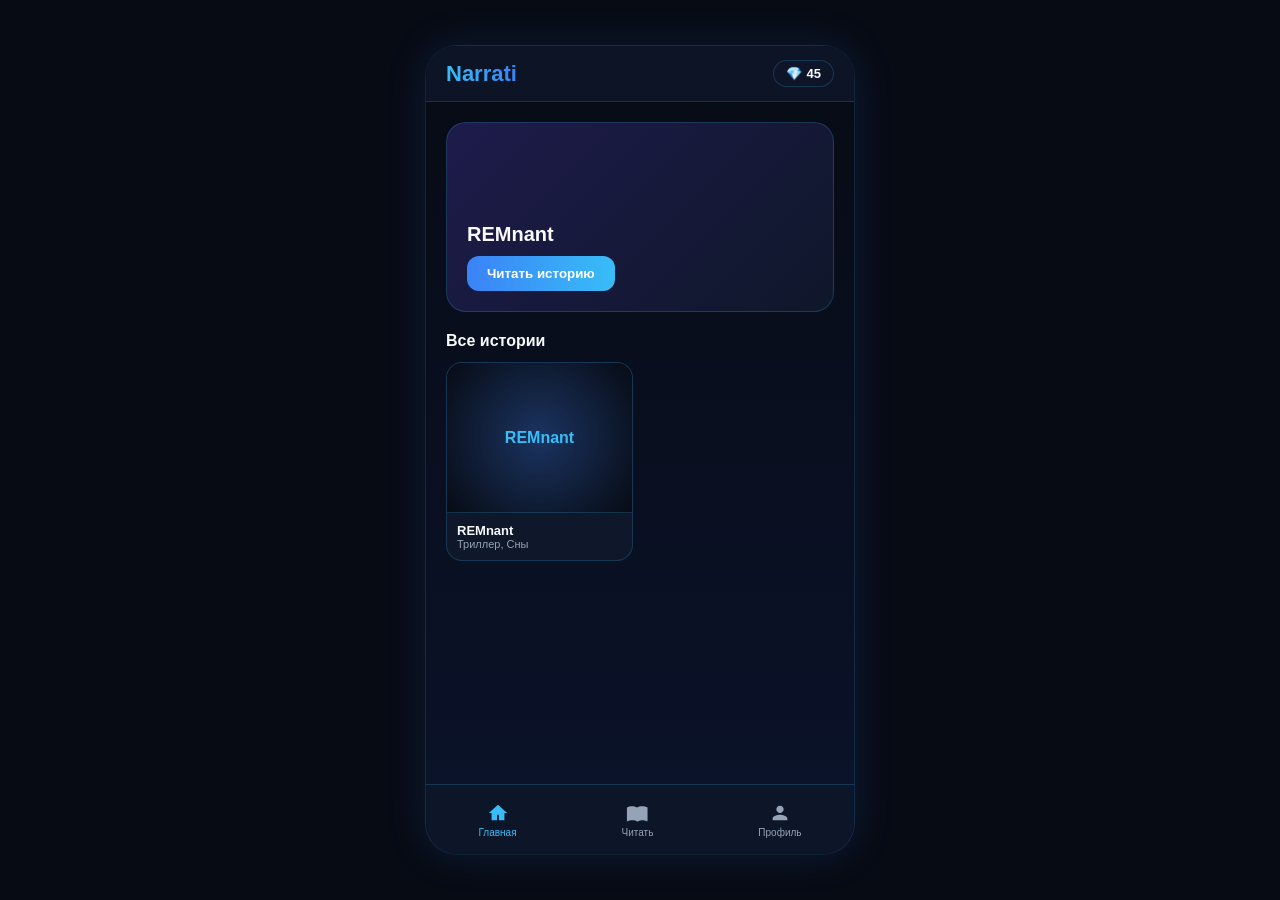
<file: index.html>
<!DOCTYPE html>
<html lang="ru">
<head>
    <meta charset="UTF-8">
    <meta name="viewport" content="width=device-width, initial-scale=1.0, maximum-scale=1.0, user-scalable=no">
    <title>Narrati — Главная</title>
    <link rel="stylesheet" href="assets/css/style.main.css">
    <link rel="stylesheet" href="assets/css/components.css">
</head>
<body>

    <div class="app-container">
        <!-- Шапка -->
        <header>
            <div class="logo" onclick="showPage('catalog')">Narrati</div>
            <div class="user-stats">
                <div class="stat-badge">
                    <span style="color: var(--diamond-color);">💎</span>
                    <span id="user-diamonds">45</span>
                </div>
            </div>
        </header>

        <!-- 1. КАТАЛОГ ИСТОРИЙ -->
        <div id="page-catalog" class="page active">
            <div class="catalog-content">
                <div class="hero-banner">
                    <div class="hero-title">REMnant</div>
                    <!-- Ведем в папку конкретной новеллы -->
                    <button class="play-btn" onclick="location.href='stories/remnant/index.html/'">Читать историю</button>
                </div>
                
                <div class="section-title">Все истории</div>
                
                <div class="stories-grid">
                    <div class="story-card" onclick="openStoryModal()">
                        <div class="story-poster">REMnant</div>
                        <div class="story-info">
                            <div class="story-name">REMnant</div>
                            <div style="font-size: 11px; color: var(--text-muted);">Триллер, Сны</div>
                        </div>
                    </div>
                </div>
            </div>
        </div>

        <!-- МОДАЛЬНОЕ ОКНО ИСТОРИИ -->
        <div class="story-modal-overlay" id="storyModal">
            <div class="story-modal-card">
                <button class="close-story-modal" onclick="closeStoryModal()">✕</button>
                <div class="modal-story-poster">REMnant</div>
                <div class="modal-story-title">REMnant</div>
                <div class="modal-story-desc">Грань между снами и реальностью начинает рушиться. Что скрывается в глубинах сознания?</div>
                <button class="modal-play-btn" onclick="location.href='stories/remnant/index.html'">Играть</button>
            </div>
        </div>

        <!-- 3. ПРОФИЛЬ -->
        <div id="page-profile" class="page">
            <div class="catalog-content">
                <div style="background: var(--bg-card); border: 1px solid var(--border-color); border-radius: 20px; padding: 20px; text-align: center;">
                    <div style="font-size: 18px; font-weight: 700; margin-bottom: 8px;" id="profile-name">Гость Narrati</div>
                    <div style="font-size: 12px; color: var(--text-muted); margin-bottom: 15px;" id="profile-status">Авторизуйтесь через Telegram</div>
                    <div id="tg-widget-wrap">
                        <script async src="https://telegram.org/js/telegram-widget.js?22" 
                                data-telegram-login="narrati_bot" 
                                data-size="large" 
                                data-radius="12"
                                data-onauth="onTelegramAuth(user)" 
                                data-request-access="write">
                        </script>
                    </div>
                    <button id="logout-btn" style="display:none; background: rgba(239, 68, 68, 0.2); border: 1px solid #EF4444; color: #FCA5A5; padding: 10px; border-radius: 10px; width: 100%; cursor: pointer;" onclick="logout()">Выйти</button>
                </div>
            </div>
        </div>

        <!-- Нижнее меню -->
        <nav class="bottom-nav">
            <button class="nav-item active" id="nav-catalog" onclick="showPage('catalog')">
                <svg viewBox="0 0 24 24"><path d="M12 3L2 12h3v8h6v-6h2v6h6v-8h3L12 3z"/></svg>
                <span>Главная</span>
            </button>
            <button class="nav-item" id="nav-reader" onclick="location.href='stories/remnant-1/'">
                <svg viewBox="0 0 24 24"><path d="M21 5c-1.11-.35-2.33-.5-3.5-.5-1.95 0-4.05.4-5.5 1.5-1.45-1.1-3.55-1.5-5.5-1.5S2.45 4.9 1 6v14.65c0 .25.25.5.5.5.1 0 .15-.05.25-.05C3.2 20.4 5.3 20 7 20c1.95 0 4.05.4 5.5 1.5 1.35-.85 3.8-1.5 5.5-1.5 1.65 0 3.35.3 4.75 1.05.1.05.15.05.25.05.25 0 .5-.25.5-.5V6c-.6-.45-1.85-.75-3-1z"/></svg>
                <span>Читать</span>
            </button>
            <button class="nav-item" id="nav-profile" onclick="showPage('profile')">
                <svg viewBox="0 0 24 24"><path d="M12 12c2.21 0 4-1.79 4-4s-1.79-4-4-4-4 1.79-4 4 1.79 4 4 4zm0 2c-2.67 0-8 1.34-8 4v2h16v-2c0-2.66-5.33-4-8-4z"/></svg>
                <span>Профиль</span>
            </button>
        </nav>
    </div>

    <script src="assets/js/main.js"></script>
</body>
</html>
</file>
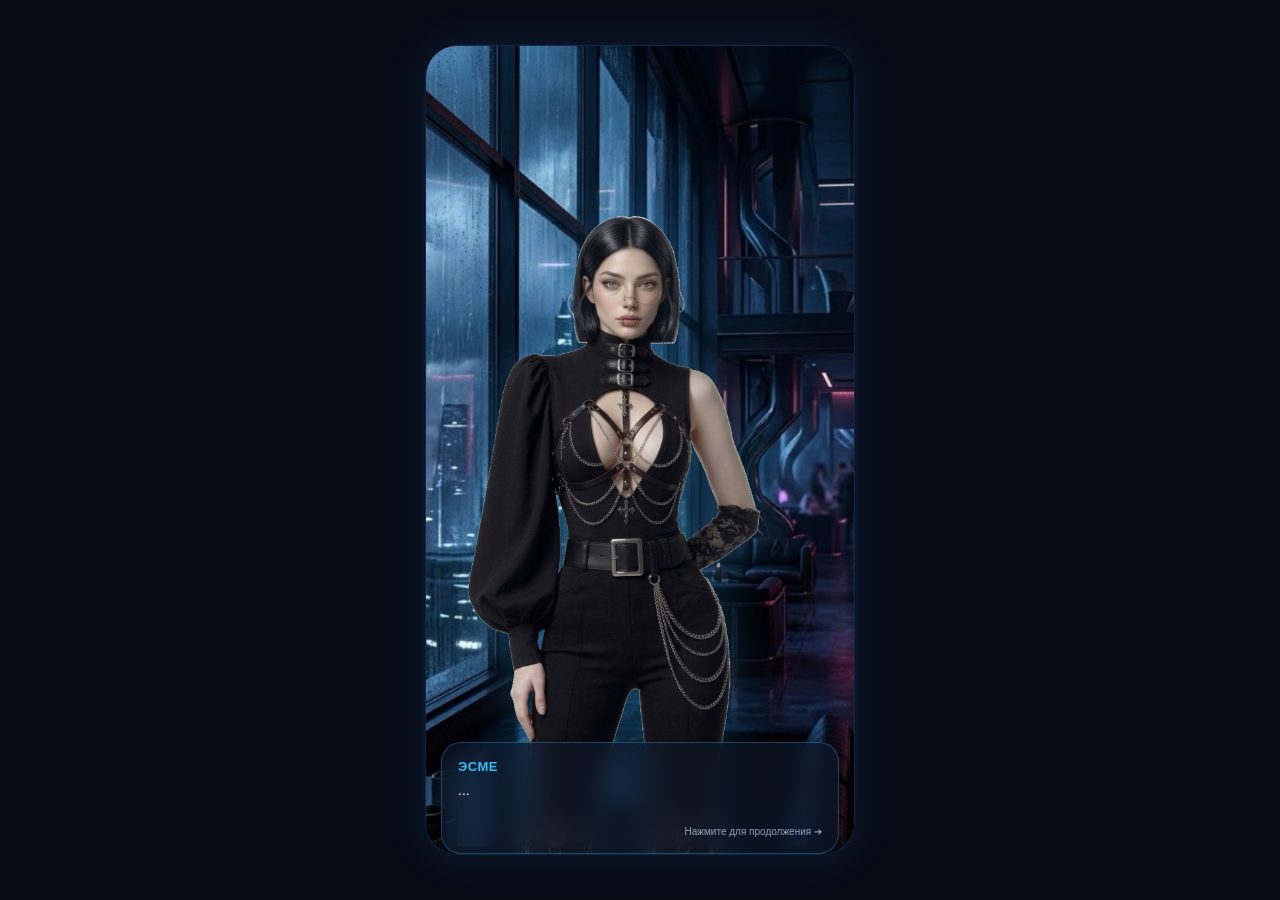
<file: stories/remnant/index.html>
<!DOCTYPE html>
<html lang="ru">
<head>
    <meta charset="UTF-8">
    <meta name="viewport" content="width=device-width, initial-scale=1.0, maximum-scale=1.0, user-scalable=no">
    <title>REMnant — Серия 1</title>
    <link rel="stylesheet" href="../../assets/css/style.main.css">
    <link rel="stylesheet" href="../../assets/css/style.story.css">
</head>
<body>

    <div class="app-container">
        <!-- Экран чтения новеллы -->
        <div id="page-reader" class="page active" style="display: flex;">
            <div class="game-scene" id="scene-click-area" onclick="nextDialogue()">
                
                <!-- ФОН (меняется динамически) -->
                <img id="game-bg" src="images/foyer.PNG" class="game-background" alt="Фон" onerror="this.style.display='none'">

                <!-- СПРАЙТ ЭСМЕ (Слева во весь экран) -->
                <img id="char-sprite" class="character-sprite" src="images/Esme_main.PNG" alt="Эсме">

                <!-- ДИАЛОГОВОЕ ОКНО -->
                <div class="dialogue-box">
                    <div class="speaker-name" id="speaker-name">Эсме</div>
                    <div class="dialogue-text" id="dialogue-text">...</div>
                    <div class="tap-hint">Нажмите для продолжения ➔</div>
                </div>
            </div>

            <!-- ОВЕРЛЕЙ ВЫБОРОВ -->
            <div class="choices-overlay" id="choices-overlay"></div>
        </div>
    </div>

    <script>
        let state = {
            diamonds: parseInt(localStorage.getItem('narrati_diamonds')) || 45,
            dialogueStep: 0
        };

        // Текст 1 серии и развилка
        const script = [
            // СЦЕНА 1
            { 
                speaker: 'Автор', 
                text: 'Тяжелый воздух закрытого клуба пахнет дорогой водкой, озоном и жженым сахаром — стандартным стабилизатором воздуха против ранних «осадков».',
                bg: 'images/foyer.PNG',
                sprite: null 
            },
            { 
                speaker: 'Автор', 
                text: 'На часах три ночи, но ночь здесь условность. В мире, где никто не спит, время измеряется дозами синтетика.',
                sprite: null 
            },
            { 
                speaker: 'Автор', 
                text: 'Эсме стоит у панорамного окна, глядя на неоновый дождь за стеклом. В отражении она видит собственные глаза — белые сосудики лопаются в уголках. 72 часа без искреннего сна. Только короткие перерывы под «Стерилином».',
                sprite: null
            },
            { speaker: 'Ленн', text: '(Шум в правом наушнике) Эсме. Прием. Ты выглядишь так, будто готова раствориться прямо на паркете.', sprite: 'images/Esme_main.PNG' },
            { speaker: 'Ленн', text: 'Документы подписаны? Корпорация не любит, когда кураторы задерживаются в таких местах.', sprite: 'images/Esme_main.PNG' },
            { speaker: 'Ленн', text: 'Это «аукционы для богатых», а не благотворительная столовая для сомнамбул.', sprite: 'images/Esme_main.PNG' },
            { speaker: 'Эсме', text: 'Я просто смотрю на город, Ленн. Знаешь, что самое страшное в мире без снов?', sprite: 'images/Esme_main.PNG' },
            { speaker: 'Ленн', text: 'То, что люди разучились видеть сны сами?', sprite: 'images/Esme_main.PNG' },
            { speaker: 'Эсме', text: 'Нет. То, что улицы стали слишком громкими. Тишина умерла вместе с последней естественной фазой REM.', sprite: 'images/Esme_main.PNG' },
            { speaker: 'Эсме', text: 'Даже когда люди молчат, их головы звенят от усталости.', sprite: 'images/Esme_main.PNG' },
            { speaker: 'Ленн', text: 'Брось философию. Менеджер зала уже косится на твой бейдж SomnaCorp. Иди в главный зал.', sprite: 'images/Esme_main.PNG' },
            { speaker: 'Ленн', text: 'Торги начинаются через пять минут. Лот тяжелый — чей-то корпоративный кошмар класса «Бетта». Не забудь калибровать сканер.', sprite: 'images/Esme_main.PNG' },
            { speaker: 'Автор', text: 'Эсме вздыхает, потирая переносицу. Пальцы лежат на панели управления в кармане пальто.\n[ Порог бодрствования: 45% ]', sprite: 'images/Esme_main.PNG' },

            // СЦЕНА 2
            { 
                speaker: 'Автор', 
                text: 'Зал утопает в приглушенном багровом свете. Бархатные кресла заполнены людьми в дорогих масках — элита, способная платить за чужой адреналин.',
                bg: 'images/ayk.PNG',
                sprite: null
            },
            { speaker: 'Автор', text: 'В центре зала на подиуме под защитным стеклом пульсирует сгусток фиолетовых кристаллов, сплетенных в подобие разорванной грудной клетки.', sprite: 'images/Esme_main.PNG' },
            { speaker: 'Аукционист', text: 'Лот номер четырнадцать, господа. Эксклюзив. Тематика: «Утро после неизбежного». Начальная ставка — сто тысяч кредитов.', sprite: 'images/Esme_main.PNG' },
            { speaker: 'Аукционист', text: 'Обратите внимание на чистоту граней. Никакой примеси бытовой паранойи. Чистая, элитарная тревога.', sprite: 'images/Esme_main.PNG' },
            { speaker: 'Мужчина в маске', text: 'Двести тысяч. Мне нужна эта эстетика распада для моего зимнего сада.', sprite: 'images/Esme_main.PNG' },
            { speaker: 'Эсме', text: '(Тихо) Идиот... Зимний сад ему подавай. Скоро этот распад прорастет сквозь твой паркет и выжрет тебе глаза.', sprite: 'images/Esme_main.PNG' },
            { speaker: 'Ленн', text: 'Эсме, не привлекай внимания. Просто сделай замеры. Если осадок нестабилен — мы обязаны его нейтрализовать.', sprite: 'images/Esme_main.PNG' },
            { speaker: 'Эсме', text: 'Замеры в норме... Стоп.', sprite: 'images/Esme_main.PNG' },

            // СЦЕНА 3
            { speaker: 'Автор', text: 'Экран сканера начинает мигать тревожным желтым светом. Кристаллы меняют цвет с фиолетового на холодный, мертвенно-белый.', sprite: null
            { speaker: 'Автор', text: 'Кристаллы выстраиваются в геометрическую матрицу. В центре формируется проекция: комната, треснувшая кружка, книга на странице 42 и... тени вокруг мертвого тела.', sprite: 'images/Esme_main.PNG' },
            { speaker: 'Мужчина в маске', text: 'Ого... А чей это почерк? Я не видел таких чистых линий на прошлых торгах.', sprite: 'images/Esme_main.PNG' },
            { speaker: 'Аукционист', text: 'Ммм... Странно. Система регистрации лотов не видит автора. Лот поступил из закрытого шлюза...', sprite: 'images/Esme_main.PNG' },
            { speaker: 'Автор', text: 'Эсме делает шаг вперед. На полу проекции лежит женщина с ее собственным лицом.', sprite: 'images/Esme_main.PNG' },
            { speaker: 'Ленн', text: 'Эсме? Что там происходит? Датчики фиксируют аномальный всплеск нейро-активности! Чей это слепок?!', sprite: 'images/Esme_main.PNG' },
            { speaker: 'Эсме', text: 'Это не абстракция, Ленн... Это не чужой страх.', sprite: 'images/Esme_main.PNG' },
            { speaker: 'Ленн', text: 'Тогда чей он?!', sprite: 'images/Esme_main.png' },
            { speaker: 'Эсме', text: 'Это моя квартира. И... это я. Меня убивают. Через три часа.', sprite: 'images/Esme_main.PNG' },
            { speaker: 'Автор', text: 'Зал затихает. Проекция оживает: силуэт с ножом поворачивается. Лицо скрыто за зеркальной маской.', sprite: 'images/Esme_main.PNG' },
            { speaker: 'Сканер', text: '⚠️ ВНИМАНИЕ. ОБНАРУЖЕНА СИНХРОНИЗАЦИЯ С ОПЕРАТОРОМ. ТРЕБУЕТСЯ НЕМЕДЛЕННОЕ ВМЕШАТЕЛЬСТВО.', sprite: 'images/Esme_main.PNG' },

            // ПЕРВЫЙ ВЫБОР ДЛЯ ИГРОКА!
            { 
                choices: [
                    { text: 'Взломать защитную систему подиума (💎 10)', nextStep: 30, cost: 10, premium: true },
                    { text: 'Перегрузить сканер SomnaCorp (Бесплатно)', nextStep: 31, cost: 0 },
                    { text: 'Крикнуть Ленну отрубить питание (Бесплатно)', nextStep: 32, cost: 0 }
                ]
            },

            // ВЕТКА: ПРЕМИУМ ВЗЛОМ (30)
            { speaker: 'Эсме', text: 'Я активирую протокол экстренного перехвата прямо через персональный терминал.', nextStep: 33, sprite: 'images/Esme_main.PNG' },

            // ВЕТКА: СКАНЕР (31)
            { speaker: 'Эсме', text: 'Выкручиваю мощность сканера на максимум! Импульс должен сбить матрицу кристаллов.', nextStep: 33, sprite: 'images/Esme_main.PNG' },

            // ВЕТКА: ЛЕНН (32)
            { speaker: 'Эсме', text: 'Ленн, гаси этот чертов модуль связи! Живо!', nextStep: 33, sprite: 'images/Esme_main.PNG' },

            // ФИНАЛ 1 СЕРИИ (33)
            { speaker: 'Автор', text: 'Вспышка светящегося озона ослепляет зал. Стекло купола покрывается мелкими трещинами, а зеркальная маска убийцы в проекции разлетается на тысячи осколков...', sprite: 'images/Esme_main.png' },
            { speaker: 'Автор', text: 'Конец 1 серии. Продолжение следует...', sprite: null }
        ];

        document.addEventListener('DOMContentLoaded', () => {
            renderDialogue();
        });

        function renderDialogue() {
    const current = script[state.dialogueStep];
    const overlay = document.getElementById('choices-overlay');
    const spriteImg = document.getElementById('char-sprite');
    const bgImg = document.getElementById('game-bg');
    const dialogueBox = document.querySelector('.dialogue-box');

    if (!current) {
        location.href = '../../index.html';
        return;
    }

    // Динамическая смена фона
    if (current.bg) {
        bgImg.src = current.bg;
        bgImg.style.display = 'block';
    }

    // Управление спрайтом
    if (current.sprite !== undefined) {
        if (current.sprite === null) {
            spriteImg.style.display = 'none';
        } else {
            spriteImg.src = current.sprite;
            spriteImg.style.display = 'block';
        }
    }

    // Определяем, кто говорит, и двигаем окно по высоте
    if (current.speaker === 'Автор' || current.speaker === 'Автор / Описание') {
        dialogueBox.classList.remove('character-mode');
        dialogueBox.classList.add('author-mode');
    } else {
        dialogueBox.classList.remove('author-mode');
        dialogueBox.classList.add('character-mode');
    }

    // Выбор или диалог
    if (current.choices) {
        overlay.innerHTML = '';
        overlay.classList.add('active');
        current.choices.forEach(choice => {
            const btn = document.createElement('button');
            btn.className = `choice-btn ${choice.premium ? 'premium' : ''}`;
            btn.innerHTML = `<span>${choice.text}</span>`;
            btn.onclick = (e) => {
                e.stopPropagation();
                makeChoice(choice);
            };
            overlay.appendChild(btn);
        });
    } else {
        overlay.classList.remove('active');
        document.getElementById('speaker-name').innerText = current.speaker;
        document.getElementById('dialogue-text').innerText = current.text;
    }
}


        function nextDialogue() {
            const current = script[state.dialogueStep];
            if (current && current.choices) return;
            
            state.dialogueStep = (current && current.nextStep !== undefined) ? current.nextStep : state.dialogueStep + 1;
            renderDialogue();
        }

        function makeChoice(choice) {
            if (choice.cost > 0) {
                if (state.diamonds < choice.cost) {
                    alert('Недостаточно алмазов 💎!');
                    return;
                }
                state.diamonds -= choice.cost;
                localStorage.setItem('narrati_diamonds', state.diamonds);
            }
            state.dialogueStep = choice.nextStep;
            renderDialogue();
        }
    </script>
</body>
</html>
</file>
<file: assets/css/style.main.css>
:root {
    --bg-deep: #070B14;
    --bg-card: #0F172A;
    --bg-glass: rgba(15, 23, 42, 0.85);
    --primary: #3B82F6;
    --accent-cyan: #38BDF8;
    --text-main: #F8FAFC;
    --text-muted: #94A3B8;
    --border-color: rgba(56, 189, 248, 0.2);
    --diamond-color: #EC4899;
}

* {
    box-sizing: border-box;
    margin: 0;
    padding: 0;
    font-family: -apple-system, BlinkMacSystemFont, "Segoe UI", Roboto, Helvetica, Arial, sans-serif;
    -webkit-tap-highlight-color: transparent;
}
body {
    background-color: var(--bg-deep);
    color: var(--text-main);
    display: flex;
    justify-content: center;
    align-items: center;
    min-height: 100vh;
    /* Разрешаем нормальное отображение на мобилках */
    margin: 0;
    padding: 0;
}

.app-container {
    width: 100%;
    max-width: 430px;
    /* dynamic viewport height фиксирует высоту строго под экран смартфона с учетом панели браузера */
    height: 100dvh; 
    background: linear-gradient(180deg, #070B14 0%, #0B132B 100%);
    display: flex;
    flex-direction: column;
    position: relative;
    box-shadow: 0 0 40px rgba(59, 130, 246, 0.15);
    overflow: hidden;
}

/* Только для ПК и больших экранов делаем ограниченную рамку */
@media (min-width: 431px) {
    .app-container {
        border-radius: 32px;
        border: 1px solid rgba(56, 189, 248, 0.15);
        height: 820px;
        max-height: 90vh;
    }
}

/* Внутренние страницы и скроллинг */
.page {
    display: none;
    flex: 1;
    flex-direction: column;
    overflow-y: auto; /* Включаем прокрутку для содержимого каталога */
    -webkit-overflow-scrolling: touch; /* Гладкий скролл на iOS */
    position: relative;
}

.page.active {
    display: flex;
}

.page::-webkit-scrollbar { display: none; }
</file>
<file: assets/css/components.css>
/* Шапка */
header {
    display: flex;
    justify-content: space-between;
    align-items: center;
    padding: 14px 20px;
    background: var(--bg-glass);
    backdrop-filter: blur(12px);
    border-bottom: 1px solid var(--border-color);
    z-index: 20;
}

.logo {
    font-size: 22px;
    font-weight: 800;
    background: linear-gradient(90deg, var(--accent-cyan), var(--primary));
    -webkit-background-clip: text;
    -webkit-text-fill-color: transparent;
    cursor: pointer;
}

.user-stats {
    display: flex;
    gap: 10px;
}

.stat-badge {
    display: flex;
    align-items: center;
    gap: 5px;
    background: rgba(15, 23, 42, 0.9);
    border: 1px solid var(--border-color);
    padding: 5px 12px;
    border-radius: 20px;
    font-size: 13px;
    font-weight: 600;
}

/* Каталог и баннеры */
.catalog-content {
    padding: 20px;
    padding-bottom: 90px;
}

.hero-banner {
    height: 190px;
    border-radius: 20px;
    background: linear-gradient(135deg, #1E1B4B 0%, #0F172A 100%);
    border: 1px solid var(--border-color);
    display: flex;
    flex-direction: column;
    justify-content: flex-end;
    padding: 20px;
    margin-bottom: 20px;
    position: relative;
    overflow: hidden;
}

.hero-title { font-size: 20px; font-weight: 700; margin-bottom: 10px; z-index: 2; }

.play-btn {
    background: linear-gradient(90deg, var(--primary), var(--accent-cyan));
    color: white; border: none; padding: 10px 20px;
    border-radius: 12px; font-weight: 700; cursor: pointer;
    width: fit-content; z-index: 2;
}

.section-title {
    font-size: 16px;
    font-weight: 700;
    margin-bottom: 12px;
}

.stories-grid {
    display: grid;
    grid-template-columns: repeat(2, 1fr);
    gap: 14px;
}

.story-card {
    background: var(--bg-card);
    border-radius: 16px;
    overflow: hidden;
    border: 1px solid var(--border-color);
    cursor: pointer;
    transition: transform 0.2s;
}

.story-card:active { transform: scale(0.96); }

.story-poster {
    height: 150px;
    background: radial-gradient(circle, #3b82f644, #070b14);
    display: flex;
    align-items: center;
    justify-content: center;
    font-weight: 800;
    font-size: 16px;
    color: var(--accent-cyan);
    border-bottom: 1px solid var(--border-color);
}

.story-info { padding: 10px; }
.story-name { font-size: 13px; font-weight: 700; }

/* Модальные окна */
.story-modal-overlay {
    position: absolute;
    top: 0; left: 0; right: 0; bottom: 0;
    background: rgba(7, 11, 20, 0.8);
    backdrop-filter: blur(8px);
    display: none;
    justify-content: center;
    align-items: center;
    z-index: 100;
    padding: 20px;
}

.story-modal-overlay.active { display: flex; }

.story-modal-card {
    background: var(--bg-card);
    border: 1px solid var(--border-color);
    border-radius: 24px;
    width: 100%;
    max-width: 340px;
    padding: 24px;
    display: flex;
    flex-direction: column;
    align-items: center;
    position: relative;
    box-shadow: 0 15px 35px rgba(0,0,0,0.6);
}

.close-story-modal {
    position: absolute;
    top: 16px; right: 16px;
    background: rgba(255, 255, 255, 0.05);
    border: 1px solid var(--border-color);
    color: var(--text-muted);
    width: 32px; height: 32px;
    border-radius: 50%;
    cursor: pointer;
    display: flex; align-items: center; justify-content: center;
}

.modal-story-poster {
    width: 130px; height: 180px;
    background: radial-gradient(circle, #3b82f644, #070b14);
    border-radius: 14px;
    border: 1px solid var(--border-color);
    display: flex; align-items: center; justify-content: center;
    font-weight: 800; color: var(--accent-cyan);
    margin-bottom: 16px;
}

.modal-story-title { font-size: 18px; font-weight: 700; margin-bottom: 8px; text-align: center; }
.modal-story-desc { font-size: 13px; color: var(--text-muted); text-align: center; line-height: 1.5; margin-bottom: 24px; }

.modal-play-btn {
    background: linear-gradient(90deg, var(--primary), var(--accent-cyan));
    color: white; border: none; width: 100%; padding: 14px;
    border-radius: 14px; font-weight: 700; cursor: pointer;
}

/* Нижнее меню */
.bottom-nav {
    position: absolute; bottom: 0; left: 0; right: 0;
    height: 70px; background: var(--bg-glass);
    backdrop-filter: blur(16px); border-top: 1px solid var(--border-color);
    display: flex; justify-content: space-around; align-items: center; z-index: 30;
}

.nav-item {
    display: flex; flex-direction: column; align-items: center; gap: 3px;
    color: var(--text-muted); font-size: 10px; background: none; border: none; cursor: pointer;
}

.nav-item.active { color: var(--accent-cyan); }
.nav-item svg { width: 22px; height: 22px; fill: currentColor; }
</file>
<file: assets/css/style.story.css>
#page-reader {
    background: #000;
    overflow: hidden;
}

.game-scene {
    flex: 1;
    position: relative;
    background: linear-gradient(180deg, #1E1B4B 0%, #070B14 100%);
    display: flex;
    justify-content: flex-start;
    align-items: flex-end;
    overflow: hidden;
}

.game-background {
    position: absolute;
    top: 0; left: 0; width: 100%; height: 100%;
    object-fit: cover;
    z-index: 1;
}

/* 1. Спрайт: крупный, смещен влево и прижат к низу */
.character-sprite {
    height: 75vh;          /* Делаем его значительно больше по высоте */
    max-height: 700px;     /* Увеличиваем лимит */
    width: auto;           
    position: absolute;
    left: -50px;           /* Сдвигаем влево за край экрана для лучшей композиции */
    bottom: -30px;         /* Чуть утапливаем вниз */
    z-index: 5;            
    object-fit: contain;
    filter: drop-shadow(0 0 25px rgba(56, 189, 248, 0.25));
}

/* 2. Полупрозрачное диалоговое окно */
.dialogue-box {
    position: absolute;
    left: 15px; 
    right: 15px;
    /* Делаем окно полупрозрачным */
    background: rgba(15, 23, 42, 0.65); 
    backdrop-filter: blur(12px);
    -webkit-backdrop-filter: blur(12px);
    border: 1px solid rgba(56, 189, 248, 0.3);
    border-radius: 20px;
    padding: 16px;
    box-shadow: 0 10px 30px rgba(0, 0, 0, 0.6);
    z-index: 10;
}

/* 3. Позиционирование окон по высоте экрана */
/* Если говорит АВТОР (описание) — окно почти по середине экрана */
.dialogue-box.author-mode {
    top: 38%;              
    bottom: auto;
}

/* Если говорит ПЕРСОНАЖ (реплика) — окно чуть ниже середины экрана */
.dialogue-box.character-mode {
    top: 52%;              
    bottom: auto;
}

.speaker-name {
    font-size: 13px; 
    font-weight: 700; 
    color: var(--accent-cyan);
    margin-bottom: 6px; 
    text-transform: uppercase;
    letter-spacing: 0.5px;
}

.dialogue-text { 
    font-size: 14px; 
    line-height: 1.45; 
    color: var(--text-main); 
    min-height: 40px; 
}

.tap-hint { 
    text-align: right; 
    font-size: 10px; 
    color: var(--text-muted); 
    margin-top: 6px; 
}

/* 4. Полупрозрачный оверлей для выборов */
.choices-overlay {
    position: absolute;
    top: 0; left: 0; right: 0; bottom: 0;
    background: rgba(7, 11, 20, 0.75);
    backdrop-filter: blur(8px);
    -webkit-backdrop-filter: blur(8px);
    display: none;
    flex-direction: column;
    justify-content: center;
    padding: 25px; 
    gap: 12px;
    z-index: 20;
}

.choices-overlay.active { display: flex; }

.choice-btn {
    background: rgba(15, 23, 42, 0.85);
    backdrop-filter: blur(4px);
    border: 1px solid var(--border-color);
    color: var(--text-main);
    padding: 14px 18px; 
    border-radius: 16px;
    font-size: 14px; 
    font-weight: 600; 
    cursor: pointer;
    display: flex; 
    justify-content: space-between; 
    align-items: center;
}

.choice-btn.premium {
    border-color: var(--diamond-color);
    background: linear-gradient(90deg, rgba(236, 72, 153, 0.25), rgba(15, 23, 42, 0.85));
}
</file>
